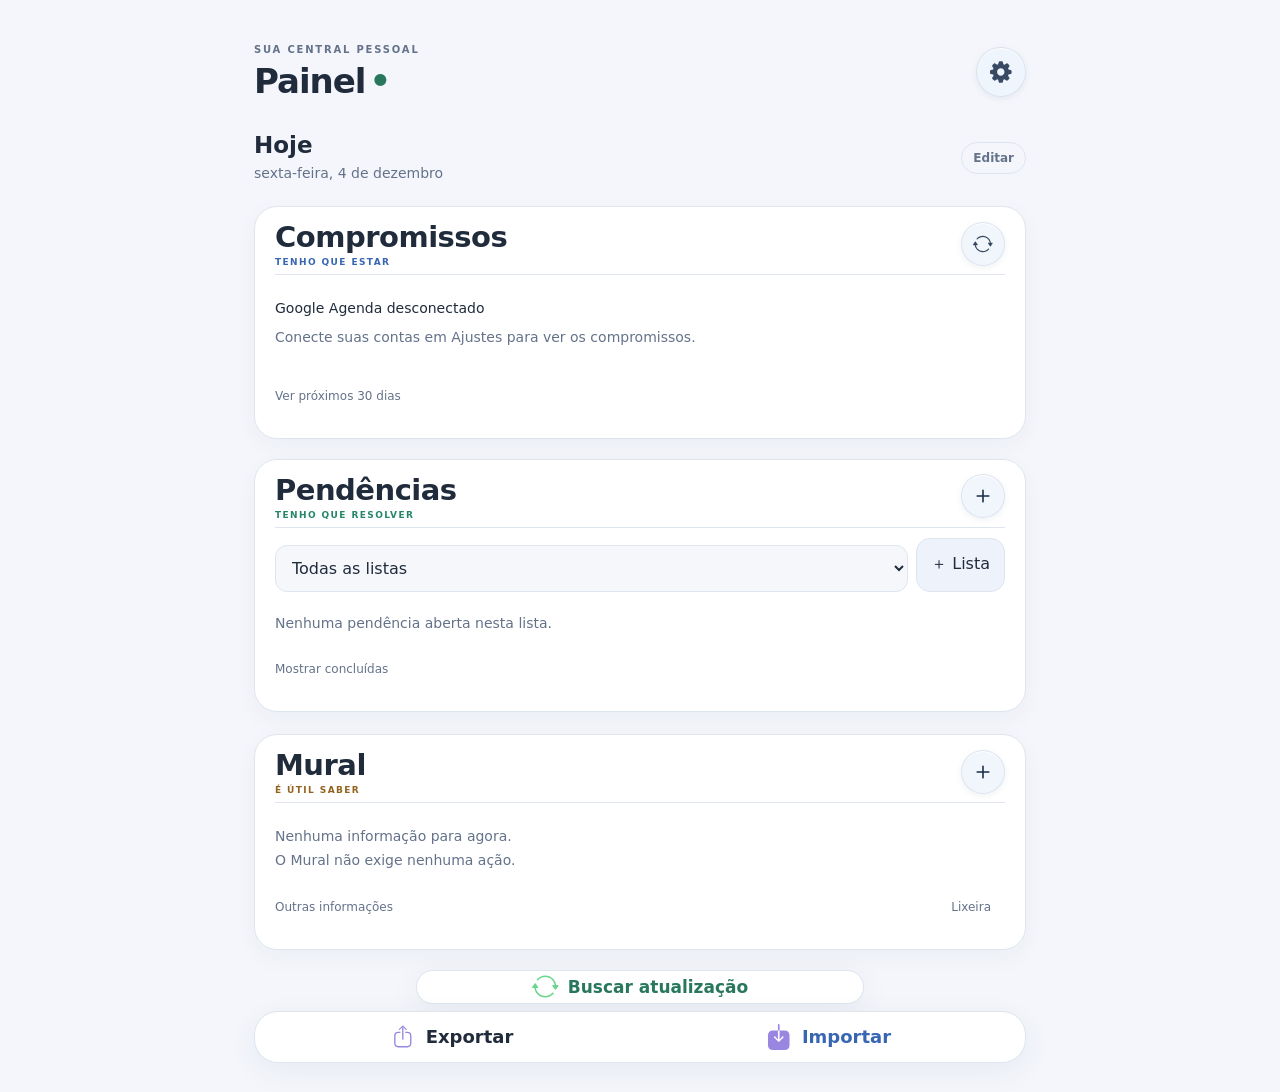
<file: index.html>
<!doctype html><html lang="pt-BR"><head><meta charset="utf-8"><meta name="viewport" content="width=device-width,initial-scale=1,viewport-fit=cover"><meta name="theme-color" content="#10131d"><meta name="apple-mobile-web-app-capable" content="yes"><link rel="manifest" href="manifest.webmanifest"><link rel="icon" href="icon.svg"><link rel="apple-touch-icon" href="icon-192.png"><link rel="stylesheet" href="style.css?v=1.1.15"><title>Painel</title><style>body.settings-open>header,body.settings-open>main{display:none!important}body.settings-open{overflow:visible!important}#config.settings-page{position:relative!important;z-index:1!important;inset:auto!important;min-height:100dvh!important;width:100%!important;overflow:visible!important;padding:calc(max(20px,env(safe-area-inset-top))) 24px max(36px,env(safe-area-inset-bottom))!important}#config .settings-page__content{width:100%!important;max-width:none!important;margin:0!important}@media(max-width:450px){#config.settings-page{padding-left:16px!important;padding-right:16px!important}}</style></head><body><header><div><small>SUA CENTRAL PESSOAL</small><h1>Painel<span>•</span></h1></div><button id="settings" class="icon-button" aria-label="Configurações"><svg xmlns="http://www.w3.org/2000/svg" xmlns:xlink="http://www.w3.org/1999/xlink" version="1.1" viewBox="0 0 21.3594 20.9609" width="24" height="24" aria-hidden="true"><g><rect height="20.9609" opacity="0" width="21.3594" x="0" y="0"/><path d="M9.53125 20.9609L11.4219 20.9609C11.9609 20.9609 12.3359 20.6484 12.4609 20.1094L12.9766 17.9297C13.3359 17.8047 13.6953 17.6641 14.0156 17.5156L15.9219 18.6953C16.375 18.9844 16.875 18.9375 17.2422 18.5625L18.5703 17.2422C18.9453 16.8672 19 16.3594 18.6953 15.8984L17.5234 14.0078C17.6719 13.6719 17.8125 13.3281 17.9219 12.9844L20.1172 12.4688C20.6562 12.3438 20.9531 11.9688 20.9531 11.4297L20.9531 9.5625C20.9531 9.03125 20.6562 8.66406 20.1172 8.53125L17.9375 8.00781C17.8125 7.63281 17.6641 7.28906 17.5391 6.98438L18.7109 5.0625C19 4.60156 18.9688 4.125 18.5859 3.74219L17.2422 2.41406C16.8594 2.0625 16.3984 1.98438 15.9453 2.27344L14.0156 3.46875C13.7031 3.3125 13.3516 3.17969 12.9766 3.05469L12.4609 0.851562C12.3359 0.3125 11.9609 0 11.4219 0L9.53125 0C8.99219 0 8.61719 0.3125 8.49219 0.851562L7.97656 3.03906C7.61719 3.16406 7.25781 3.29688 6.92969 3.46094L5.00781 2.27344C4.55469 1.98438 4.07812 2.04688 3.71094 2.41406L2.36719 3.74219C1.98438 4.125 1.95312 4.60156 2.24219 5.0625L3.41406 6.98438C3.28906 7.28906 3.14062 7.63281 3.01562 8.00781L0.835938 8.53125C0.304688 8.66406 0 9.03125 0 9.5625L0 11.4297C0 11.9688 0.304688 12.3438 0.835938 12.4688L3.03125 12.9844C3.14062 13.3281 3.28125 13.6719 3.42969 14.0078L2.25781 15.8984C1.95312 16.3594 2.00781 16.8672 2.38281 17.2422L3.71094 18.5625C4.07812 18.9375 4.57812 18.9844 5.03125 18.6953L6.9375 17.5156C7.26562 17.6641 7.61719 17.8047 7.97656 17.9297L8.49219 20.1094C8.61719 20.6484 8.99219 20.9609 9.53125 20.9609ZM10.4766 14.0625C8.5 14.0625 6.89062 12.4531 6.89062 10.4766C6.89062 8.5 8.5 6.89062 10.4766 6.89062C12.4531 6.89062 14.0625 8.5 14.0625 10.4766C14.0625 12.4531 12.4531 14.0625 10.4766 14.0625Z" fill="currentColor" fill-opacity="0.85"/></g></svg></button></header><main><div class="heading"><div><h2>Hoje</h2><p id="date"></p></div><div class="heading-actions"><span id="status" role="status">Neste dispositivo</span><button id="editlayout" class="layout-edit-button" type="button">Editar</button></div></div><section id="agenda-section" class="agenda"><div class="sectionhead"><div><small>TENHO QUE ESTAR</small><h2>Compromissos</h2></div><button id="refresh" class="icon-button" aria-label="Atualizar compromissos"><svg xmlns="http://www.w3.org/2000/svg" xmlns:xlink="http://www.w3.org/1999/xlink" version="1.1" viewBox="0 0 24.861 20.3672" width="24" height="24" aria-hidden="true"><g><rect height="20.3672" opacity="0" width="24.861" x="0" y="0"/><path d="M23.8133 8.76562L19.2664 8.76562C18.6336 8.76562 18.4539 9.20312 18.8133 9.70312L21.032 12.8672C21.3211 13.2891 21.7508 13.2969 22.0477 12.8672L24.2664 9.71094C24.6258 9.20312 24.4539 8.76562 23.8133 8.76562ZM12.2274 1.46094C17.0477 1.46094 20.9461 5.35938 20.9461 10.1797C20.9461 10.5703 21.2742 10.8984 21.6805 10.8984C22.0711 10.8984 22.3914 10.5781 22.3992 10.1875C22.3914 4.55469 17.8445 0 12.2274 0C9.23517 0 6.50079 1.30469 4.63361 3.41406C4.28204 3.79688 4.39923 4.29688 4.71954 4.52344C5.00079 4.73438 5.37579 4.74219 5.72736 4.36719C7.33673 2.5625 9.66486 1.46094 12.2274 1.46094ZM0.641418 11.5859L5.18829 11.5859C5.82111 11.5859 5.99298 11.1484 5.64142 10.6484L3.42267 7.48438C3.13361 7.07031 2.70392 7.0625 2.40704 7.48438L0.188293 10.6406C-0.178895 11.1484 0.000792585 11.5859 0.641418 11.5859ZM12.2274 18.8984C7.40704 18.8984 3.50861 15 3.50861 10.1797C3.50861 9.78125 3.18048 9.45312 2.77423 9.45312C2.38361 9.45312 2.06329 9.77344 2.05548 10.1719C2.06329 15.8047 6.61017 20.3516 12.2274 20.3516C15.2195 20.3516 17.9539 19.0469 19.8211 16.9453C20.1727 16.5547 20.0555 16.0625 19.7352 15.8281C19.4539 15.625 19.0789 15.6094 18.7274 15.9922C17.118 17.7891 14.7899 18.8984 12.2274 18.8984Z" fill="currentColor" fill-opacity="0.85"/></g></svg></button></div><div id="events"></div><p id="agendaage" class="hint"></p><button id="upcoming" class="textbutton">Ver próximos 30 dias</button></section><section id="tasks-section" class="tasks"><div class="sectionhead"><div><small>TENHO QUE RESOLVER</small><h2>Pendências</h2></div><button id="newtask" class="icon-button" aria-label="Nova pendência"><svg viewBox="0 0 24 24" aria-hidden="true"><path d="M12 5v14M5 12h14" fill="none" stroke="currentColor" stroke-width="1.9" stroke-linecap="round"/></svg></button></div><div class="listbar"><select id="listfilter" aria-label="Lista de pendências"></select><button id="newlist">＋ Lista</button></div><div id="tasks"></div><button id="completed" class="textbutton">Mostrar concluídas</button></section><section id="board-section" class="board"><div class="sectionhead"><div><small>É ÚTIL SABER</small><h2>Mural</h2></div><button id="newnote" class="icon-button" aria-label="Nova informação"><svg viewBox="0 0 24 24" aria-hidden="true"><path d="M12 5v14M5 12h14" fill="none" stroke="currentColor" stroke-width="1.9" stroke-linecap="round"/></svg></button></div><div id="notes"></div><div class="boardfooter"><button id="hidden" class="textbutton">Outras informações</button><button id="trash" class="textbutton">Lixeira</button></div></section><section class="home-utilities" aria-label="Dados e atualização">
<button id="homeforceupdate" type="button"><svg class="home-utility-icon" viewBox="0 0 24.861 20.3672" width="24" height="24" aria-hidden="true">
<g>
<rect height="20.3672" opacity="0" width="24.861" x="0" y="0"/>
<path d="M23.8133 8.76562L19.2664 8.76562C18.6336 8.76562 18.4539 9.20312 18.8133 9.70312L21.032 12.8672C21.3211 13.2891 21.7508 13.2969 22.0477 12.8672L24.2664 9.71094C24.6258 9.20312 24.4539 8.76562 23.8133 8.76562ZM12.2274 1.46094C17.0477 1.46094 20.9461 5.35938 20.9461 10.1797C20.9461 10.5703 21.2742 10.8984 21.6805 10.8984C22.0711 10.8984 22.3914 10.5781 22.3992 10.1875C22.3914 4.55469 17.8445 0 12.2274 0C9.23517 0 6.50079 1.30469 4.63361 3.41406C4.28204 3.79688 4.39923 4.29688 4.71954 4.52344C5.00079 4.73438 5.37579 4.74219 5.72736 4.36719C7.33673 2.5625 9.66486 1.46094 12.2274 1.46094ZM0.641418 11.5859L5.18829 11.5859C5.82111 11.5859 5.99298 11.1484 5.64142 10.6484L3.42267 7.48438C3.13361 7.07031 2.70392 7.0625 2.40704 7.48438L0.188293 10.6406C-0.178895 11.1484 0.000792585 11.5859 0.641418 11.5859ZM12.2274 18.8984C7.40704 18.8984 3.50861 15 3.50861 10.1797C3.50861 9.78125 3.18048 9.45312 2.77423 9.45312C2.38361 9.45312 2.06329 9.77344 2.05548 10.1719C2.06329 15.8047 6.61017 20.3516 12.2274 20.3516C15.2195 20.3516 17.9539 19.0469 19.8211 16.9453C20.1727 16.5547 20.0555 16.0625 19.7352 15.8281C19.4539 15.625 19.0789 15.6094 18.7274 15.9922C17.118 17.7891 14.7899 18.8984 12.2274 18.8984Z" fill="currentColor" fill-opacity="0.85"/>
</g>
</svg><span>Buscar atualização</span></button>
<div class="home-backup-group">
<button id="homeexport" type="button"><svg class="home-utility-icon" viewBox="0 0 18.0781 26.6016" aria-hidden="true"><path d="M6.39062 9.30469L4.15625 9.30469C2.38281 9.30469 1.38281 10.2969 1.38281 12.0703L1.38281 19.7891C1.38281 21.5703 2.38281 22.5703 4.15625 22.5703L13.5078 22.5703C15.2891 22.5703 16.2891 21.5703 16.2891 19.7891L16.2891 12.0703C16.2891 10.2969 15.2891 9.30469 13.5078 9.30469L11.2812 9.30469L11.2812 7.91406L13.5078 7.91406C16.1875 7.91406 17.6719 9.40625 17.6719 12.0781L17.6719 19.7891C17.6719 22.4609 16.1875 23.9531 13.5078 23.9531L4.16406 23.9531C1.48438 23.9531 0 22.4609 0 19.7891L0 12.0781C0 9.40625 1.48438 7.91406 4.16406 7.91406L6.39062 7.91406Z" fill="currentColor" fill-opacity="0.85"/><path d="M9.46254 3.49778L9.52344 4.99219L9.52344 15.4766C9.52344 15.8438 9.20312 16.1484 8.83594 16.1484C8.46875 16.1484 8.14844 15.8438 8.14844 15.4766L8.14844 4.99219L8.20934 3.49778L8.83594 2.83594Z" fill="currentColor" fill-opacity="0.85"/><path d="M5.40625 6.14844C5.57031 6.14844 5.75781 6.07812 5.88281 5.9375L7.58594 4.15625L8.83594 2.83594L10.0859 4.15625L11.7812 5.9375C11.9062 6.07812 12.0859 6.14844 12.25 6.14844C12.6094 6.14844 12.8828 5.89062 12.8828 5.53906C12.8828 5.35938 12.8047 5.21875 12.6797 5.08594L9.33594 1.83594C9.16406 1.66406 9.00781 1.60938 8.83594 1.60938C8.66406 1.60938 8.50781 1.66406 8.33594 1.83594L4.99219 5.08594C4.85938 5.21875 4.78906 5.35938 4.78906 5.53906C4.78906 5.89062 5.04688 6.14844 5.40625 6.14844Z" fill="currentColor" fill-opacity="0.85"/></svg><span>Exportar</span></button>
<button id="homeimport" type="button"><svg class="home-utility-icon" viewBox="0 0 18.0781 21.3047" width="24" height="24" aria-hidden="true">
<g>
<rect height="21.3047" opacity="0" width="18.0781" x="0" y="0"/>
<path d="M4.16406 21.3047L13.5078 21.3047C16.1875 21.3047 17.6719 19.8125 17.6719 17.1406L17.6719 9.42969C17.6719 6.75781 16.1875 5.26562 13.5078 5.26562L4.16406 5.26562C1.48438 5.26562 0 6.75781 0 9.42969L0 17.1406C0 19.8125 1.48438 21.3047 4.16406 21.3047ZM8.84375 0.101562C9.21094 0.101562 9.52344 0.40625 9.52344 0.773438L9.52344 11.2578L9.47656 12.7344L10.0859 12.0938L11.7891 10.3125C11.9141 10.1719 12.0938 10.1016 12.2578 10.1016C12.6094 10.1016 12.8828 10.3594 12.8828 10.7109C12.8828 10.8984 12.8125 11.0312 12.6797 11.1641L9.33594 14.4219C9.16406 14.5859 9.01562 14.6484 8.84375 14.6484C8.66406 14.6484 8.51562 14.5859 8.34375 14.4219L5 11.1641C4.86719 11.0312 4.78906 10.8984 4.78906 10.7109C4.78906 10.3594 5.05469 10.1016 5.41406 10.1016C5.57812 10.1016 5.76562 10.1719 5.89062 10.3125L7.58594 12.0938L8.21094 12.7422L8.15625 11.2578L8.15625 0.773438C8.15625 0.40625 8.46875 0.101562 8.84375 0.101562Z" fill="currentColor" fill-opacity="0.85"/>
</g>
</svg><span>Importar</span></button>
</div>
</section></main><dialog id="editor"><form id="form"><div class="dialoghead"><h2 id="formtitle"></h2><button type="button" data-close class="dialog-close" aria-label="Fechar"><svg xmlns="http://www.w3.org/2000/svg" xmlns:xlink="http://www.w3.org/1999/xlink" version="1.1" viewBox="0 0 20.7578 20.3672" width="24" height="24" aria-hidden="true"><g><rect height="20.3672" opacity="0" width="20.7578" x="0" y="0"/><path d="M10.1719 20.3516C15.7891 20.3516 20.3516 15.7969 20.3516 10.1797C20.3516 4.5625 15.7891 0 10.1719 0C4.55469 0 0 4.5625 0 10.1797C0 15.7969 4.55469 20.3516 10.1719 20.3516ZM10.1719 18.8984C5.35156 18.8984 1.45312 15 1.45312 10.1797C1.45312 5.35938 5.35156 1.46094 10.1719 1.46094C14.9922 1.46094 18.8906 5.35938 18.8906 10.1797C18.8906 15 14.9922 18.8984 10.1719 18.8984Z" fill="currentColor" fill-opacity="0.85"/><path d="M7.1875 14.1562L14.1406 7.19531C14.2812 7.0625 14.3594 6.89062 14.3594 6.70312C14.3594 6.3125 14.0469 6.01562 13.6562 6.01562C13.4688 6.01562 13.3047 6.08594 13.1719 6.22656L6.19531 13.1797C6.05469 13.3203 5.98438 13.4766 5.98438 13.6797C5.98438 14.0625 6.28906 14.375 6.67969 14.375C6.88281 14.375 7.04688 14.2969 7.1875 14.1562ZM13.1562 14.1562C13.2891 14.2969 13.4531 14.375 13.6562 14.375C14.0469 14.375 14.3594 14.0625 14.3594 13.6797C14.3594 13.4766 14.2812 13.3203 14.1406 13.1797L7.17188 6.22656C7.03125 6.08594 6.875 6.01562 6.67969 6.01562C6.28906 6.01562 5.98438 6.3125 5.98438 6.70312C5.98438 6.89062 6.05469 7.0625 6.19531 7.19531Z" fill="currentColor" fill-opacity="0.85"/></g></svg></button></div><input type="hidden" name="id"><input type="hidden" name="kind"><label>Título<input name="title" required maxlength="200" placeholder="O que você quer guardar?"></label><label>Descrição opcional<textarea name="description" rows="2" maxlength="4000"></textarea></label><div id="taskfields"><label>Lista<select name="listId"></select></label><label>Prazo real <span>— opcional</span><input name="dueDate" type="date"></label><label>Horário do prazo <span>— opcional</span><input name="dueTime" type="time"></label><label>Avisos prévios (minutos antes, separados por vírgula)<input name="before" placeholder="Ex.: 30, 120"></label><p class="hint">Sem prazo, continua aberta até você resolver. Sem horário, o prazo é apenas uma data.</p></div><div id="notefields"><label>Período<select name="preset"><option value="today">Hoje</option><option value="tomorrow">Até amanhã</option><option value="week">Esta semana</option><option value="custom">Intervalo personalizado</option><option value="permanent">Permanente</option></select></label><div id="range"><label>Início<input name="starts" type="datetime-local"></label><label>Fim<input name="ends" type="datetime-local"></label></div><label class="inline"><input name="highlight" type="checkbox"> Destaque visual</label><label>Repetir<select name="repeat"><option value="none">Não repetir</option><option value="daily">Todos os dias</option><option value="weekly">Dias da semana</option><option value="monthly">Todos os meses</option></select></label><div id="monthday" hidden><label>Dia do mês<input name="monthDay" type="number" min="1" max="31" inputmode="numeric"></label></div><div id="weekdays" class="days"></div><div class="time-settings">
<div class="time-settings__title">Horários de aviso <span>— opcionais</span></div>

<div class="time-presets">
<button type="button" data-time-preset="08:00">Manhã</button>
<button type="button" data-time-preset="12:00">Meio-dia</button>
<button type="button" data-time-preset="15:00">Tarde</button>
<button type="button" data-time-preset="20:00">Noite</button>
</div>

<div id="timeList" class="time-list"></div>

<button id="addTime" class="time-add" type="button">+ Adicionar horário</button>

<input id="timesValue" name="times" type="hidden">
</div><p class="hint">São oportunidades de ver esta informação. Ignorar não cria obrigação.</p></div><button id="deletetask" type="button" hidden>Descartar pendência</button><p id="formerror" role="alert"></p><button class="primary" type="submit">Salvar</button></form></dialog><section id="config" class="settings-page" hidden aria-hidden="true"><div class="settings-page__content"><div class="settings-page__topbar"><button id="settingsback" class="glass-back" type="button" aria-label="Voltar à tela inicial"><svg viewBox="0 0 12.5938 17.0547" width="13" height="17" aria-hidden="true"><path d="M0 8.52344C0 8.74219 0.0859375 8.92969 0.25 9.09375L8.28125 16.8203C8.42969 16.9609 8.61719 17.0469 8.83594 17.0469C9.27344 17.0469 9.61719 16.7109 9.61719 16.2656C9.61719 16.0469 9.53125 15.8594 9.39062 15.7188L1.90625 8.52344L9.39062 1.32031C9.53125 1.17969 9.61719 0.984375 9.61719 0.773438C9.61719 0.328125 9.27344 0 8.83594 0C8.61719 0 8.42969 0.078125 8.28125 0.226562L0.25 7.95312C0.0859375 8.10938 0 8.29688 0 8.52344Z" fill="currentColor" fill-opacity=".85"/></svg></button><h1>Ajustes</h1></div><h2 class="settings-section-title">Aparência</h2><article class="settings-card settings-card--theme"><div class="settings-row__intro"><span class="settings-icon is-blue"><svg viewBox="0 0 24 24" aria-hidden="true"><path d="M12 3.5a8.5 8.5 0 1 0 0 17h1.1a1.8 1.8 0 0 0 1.7-2.4l-.15-.45a1.8 1.8 0 0 1 1.7-2.4H18A4.5 4.5 0 0 0 18 6.5 8.4 8.4 0 0 0 12 3.5Z" fill="none" stroke="currentColor" stroke-width="1.8"/><circle cx="7.7" cy="11.2" r="1" fill="currentColor"/><circle cx="11.4" cy="7.8" r="1" fill="currentColor"/><circle cx="15.6" cy="9.6" r="1" fill="currentColor"/></svg></span><div><h3>Tema</h3></div></div><div id="themePicker" class="theme-picker" role="radiogroup" aria-label="Tema"><div class="theme-picker__bubble" aria-hidden="true"></div><button type="button" class="theme-option" role="radio" aria-label="Claro" data-theme-choice="light"><svg viewBox="0 0 20.7578 20.3672" aria-hidden="true"><path d="M10.1719 20.3516C15.7891 20.3516 20.3516 15.7969 20.3516 10.1797C20.3516 4.5625 15.7891 0 10.1719 0C4.55469 0 0 4.5625 0 10.1797C0 15.7969 4.55469 20.3516 10.1719 20.3516ZM10.1719 18.8984C5.35156 18.8984 1.45312 15 1.45312 10.1797C1.45312 5.35938 5.35156 1.46094 10.1719 1.46094C14.9922 1.46094 18.8906 5.35938 18.8906 10.1797C18.8906 15 14.9922 18.8984 10.1719 18.8984Z" fill="currentColor" fill-opacity="0.85"/></svg><span>Claro</span></button><button type="button" class="theme-option" role="radio" aria-label="Sistema" data-theme-choice="system"><svg viewBox="0 0 20.7578 20.3672" aria-hidden="true"><path d="M10.1719 18.9453C12.4766 18.9453 14.5469 17.0703 14.5469 14.5625C14.5469 12.6094 12.8672 10.9297 10.1719 10.1797C7.47656 9.41406 5.78125 7.71875 5.78125 5.78906C5.78125 3.375 7.73438 1.40625 10.1719 1.40625C5.32812 1.40625 1.40625 5.32812 1.40625 10.1797C1.40625 15.0234 5.32812 18.9453 10.1719 18.9453ZM10.1719 20.3516C15.7891 20.3516 20.3516 15.7969 20.3516 10.1797C20.3516 4.5625 15.7891 0 10.1719 0C4.55469 0 0 4.5625 0 10.1797C0 15.7969 4.55469 20.3516 10.1719 20.3516ZM10.1719 18.8984C5.35156 18.8984 1.45312 15 1.45312 10.1797C1.45312 5.35938 5.35156 1.46094 10.1719 1.46094C14.9922 1.46094 18.8906 5.35938 18.8906 10.1797C18.8906 15 14.9922 18.8984 10.1719 18.8984Z" fill="currentColor" fill-opacity="0.85"/></svg><span>Sistema</span></button><button type="button" class="theme-option" role="radio" aria-label="Escuro" data-theme-choice="dark"><svg viewBox="0 0 20.7578 20.3672" width="24" height="24" aria-hidden="true">
<g>
<rect height="20.3672" opacity="0" width="20.7578" x="0" y="0"/>
<path d="M10.1719 20.3516C15.7812 20.3516 20.3516 15.7812 20.3516 10.1797C20.3516 4.57031 15.7812 0 10.1719 0C4.57031 0 0 4.57031 0 10.1797C0 15.7812 4.57031 20.3516 10.1719 20.3516Z" fill="currentColor" fill-opacity="0.85"/>
</g>
</svg><span>Escuro</span></button></div></article>
<h2 class="settings-section-title settings-update-title">Atualizar aplicativo</h2><article class="settings-card settings-card--update">
<div class="update-content">
<button id="forceupdate" class="update-now" type="button"><svg viewBox="0 0 24.861 20.3672" width="24" height="24" aria-hidden="true">
<g>
<rect height="20.3672" opacity="0" width="24.861" x="0" y="0"/>
<path d="M23.8133 8.76562L19.2664 8.76562C18.6336 8.76562 18.4539 9.20312 18.8133 9.70312L21.032 12.8672C21.3211 13.2891 21.7508 13.2969 22.0477 12.8672L24.2664 9.71094C24.6258 9.20312 24.4539 8.76562 23.8133 8.76562ZM12.2274 1.46094C17.0477 1.46094 20.9461 5.35938 20.9461 10.1797C20.9461 10.5703 21.2742 10.8984 21.6805 10.8984C22.0711 10.8984 22.3914 10.5781 22.3992 10.1875C22.3914 4.55469 17.8445 0 12.2274 0C9.23517 0 6.50079 1.30469 4.63361 3.41406C4.28204 3.79688 4.39923 4.29688 4.71954 4.52344C5.00079 4.73438 5.37579 4.74219 5.72736 4.36719C7.33673 2.5625 9.66486 1.46094 12.2274 1.46094ZM0.641418 11.5859L5.18829 11.5859C5.82111 11.5859 5.99298 11.1484 5.64142 10.6484L3.42267 7.48438C3.13361 7.07031 2.70392 7.0625 2.40704 7.48438L0.188293 10.6406C-0.178895 11.1484 0.000792585 11.5859 0.641418 11.5859ZM12.2274 18.8984C7.40704 18.8984 3.50861 15 3.50861 10.1797C3.50861 9.78125 3.18048 9.45312 2.77423 9.45312C2.38361 9.45312 2.06329 9.77344 2.05548 10.1719C2.06329 15.8047 6.61017 20.3516 12.2274 20.3516C15.2195 20.3516 17.9539 19.0469 19.8211 16.9453C20.1727 16.5547 20.0555 16.0625 19.7352 15.8281C19.4539 15.625 19.0789 15.6094 18.7274 15.9922C17.118 17.7891 14.7899 18.8984 12.2274 18.8984Z" fill="currentColor" fill-opacity="0.85"/>
</g>
</svg><span>Buscar agora</span></button>
<p class="update-description">Busca a versão mais recente sem apagar seus dados.</p>
</div>
</article><article class="settings-card settings-card--group"><button id="export" class="settings-row" type="button"><span class="settings-icon is-purple"><svg viewBox="0 0 18.0781 26.6016" aria-hidden="true"><path d="M6.39062 9.30469L4.15625 9.30469C2.38281 9.30469 1.38281 10.2969 1.38281 12.0703L1.38281 19.7891C1.38281 21.5703 2.38281 22.5703 4.15625 22.5703L13.5078 22.5703C15.2891 22.5703 16.2891 21.5703 16.2891 19.7891L16.2891 12.0703C16.2891 10.2969 15.2891 9.30469 13.5078 9.30469L11.2812 9.30469L11.2812 7.91406L13.5078 7.91406C16.1875 7.91406 17.6719 9.40625 17.6719 12.0781L17.6719 19.7891C17.6719 22.4609 16.1875 23.9531 13.5078 23.9531L4.16406 23.9531C1.48438 23.9531 0 22.4609 0 19.7891L0 12.0781C0 9.40625 1.48438 7.91406 4.16406 7.91406L6.39062 7.91406Z" fill="currentColor" fill-opacity="0.85"/><path d="M9.46254 3.49778L9.52344 4.99219L9.52344 15.4766C9.52344 15.8438 9.20312 16.1484 8.83594 16.1484C8.46875 16.1484 8.14844 15.8438 8.14844 15.4766L8.14844 4.99219L8.20934 3.49778L8.83594 2.83594Z" fill="currentColor" fill-opacity="0.85"/><path d="M5.40625 6.14844C5.57031 6.14844 5.75781 6.07812 5.88281 5.9375L7.58594 4.15625L8.83594 2.83594L10.0859 4.15625L11.7812 5.9375C11.9062 6.07812 12.0859 6.14844 12.25 6.14844C12.6094 6.14844 12.8828 5.89062 12.8828 5.53906C12.8828 5.35938 12.8047 5.21875 12.6797 5.08594L9.33594 1.83594C9.16406 1.66406 9.00781 1.60938 8.83594 1.60938C8.66406 1.60938 8.50781 1.66406 8.33594 1.83594L4.99219 5.08594C4.85938 5.21875 4.78906 5.35938 4.78906 5.53906C4.78906 5.89062 5.04688 6.14844 5.40625 6.14844Z" fill="currentColor" fill-opacity="0.85"/></svg></span><span class="settings-row__body"><strong>Exportar dados</strong><small>Cria um backup JSON dos seus dados</small></span><span class="settings-chevron">›</span></button><label class="settings-row settings-row--label"><span class="settings-icon is-purple"><svg viewBox="0 0 18.0781 21.3047" width="24" height="24" aria-hidden="true">
<g>
<rect height="21.3047" opacity="0" width="18.0781" x="0" y="0"/>
<path d="M4.16406 21.3047L13.5078 21.3047C16.1875 21.3047 17.6719 19.8125 17.6719 17.1406L17.6719 9.42969C17.6719 6.75781 16.1875 5.26562 13.5078 5.26562L4.16406 5.26562C1.48438 5.26562 0 6.75781 0 9.42969L0 17.1406C0 19.8125 1.48438 21.3047 4.16406 21.3047ZM8.84375 0.101562C9.21094 0.101562 9.52344 0.40625 9.52344 0.773438L9.52344 11.2578L9.47656 12.7344L10.0859 12.0938L11.7891 10.3125C11.9141 10.1719 12.0938 10.1016 12.2578 10.1016C12.6094 10.1016 12.8828 10.3594 12.8828 10.7109C12.8828 10.8984 12.8125 11.0312 12.6797 11.1641L9.33594 14.4219C9.16406 14.5859 9.01562 14.6484 8.84375 14.6484C8.66406 14.6484 8.51562 14.5859 8.34375 14.4219L5 11.1641C4.86719 11.0312 4.78906 10.8984 4.78906 10.7109C4.78906 10.3594 5.05469 10.1016 5.41406 10.1016C5.57812 10.1016 5.76562 10.1719 5.89062 10.3125L7.58594 12.0938L8.21094 12.7422L8.15625 11.2578L8.15625 0.773438C8.15625 0.40625 8.46875 0.101562 8.84375 0.101562Z" fill="currentColor" fill-opacity="0.85"/>
</g>
</svg></span><span class="settings-row__body"><strong>Importar dados</strong><small>Restaura um backup do Painel</small></span><span class="settings-chevron">›</span><input id="import" type="file" accept="application/json,.json"></label></article>
<h2 class="settings-section-title">Dados fictícios</h2><article class="settings-card settings-card--demo"><div class="settings-row__intro"><span class="settings-icon is-pink"><svg viewBox="0 0 24 24" aria-hidden="true"><path d="m12 3 1.25 4.75L18 9l-4.75 1.25L12 15l-1.25-4.75L6 9l4.75-1.25L12 3Zm6.2 11.5.7 2.7 2.7.7-2.7.7-.7 2.7-.7-2.7-2.7-.7 2.7-.7.7-2.7Z" fill="currentColor"/></svg></span><div><h3>Exemplos visuais</h3><p>Não geram notificações, não são sincronizados nem alteram seus dados reais.</p></div></div><div class="settings-demo-actions"><button id="adddemo" type="button">Adicionar exemplos</button><button id="removedemo" type="button">Remover exemplos</button></div></article><h2 class="settings-section-title">Sincronização</h2><article class="settings-card"><div class="settings-row__intro"><span class="settings-icon is-cyan"><svg viewBox="0 0 24 24" aria-hidden="true"><path d="M7.5 18.5h9a4 4 0 0 0 .7-7.94A5.65 5.65 0 0 0 6.4 9.5 4.5 4.5 0 0 0 7.5 18.5Z" fill="none" stroke="currentColor" stroke-width="1.9" stroke-linejoin="round"/><path d="M12 9v6m0-6-2.3 2.3M12 9l2.3 2.3" fill="none" stroke="currentColor" stroke-width="1.9" stroke-linecap="round" stroke-linejoin="round"/></svg></span><div><h3>Conta e dados</h3><p id="connection">Não configurado: dados apenas neste dispositivo.</p></div></div><div class="settings-fields"><label>URL do projeto Supabase<input id="server" type="url" placeholder="https://seu-projeto.supabase.co"></label><label>E-mail<input id="email" type="email" autocomplete="email"></label><label>Senha<input id="password" type="password" autocomplete="current-password"></label><button id="login" class="primary">Entrar</button><button id="logout" class="secondary-action">Sair</button></div></article><article class="settings-card settings-card--group"><button id="connectgoogle" class="settings-row" type="button"><span class="settings-icon is-blue"><svg viewBox="0 0 24 24" aria-hidden="true"><rect x="4" y="5.5" width="16" height="14" rx="3" fill="none" stroke="currentColor" stroke-width="1.9"/><path d="M8 3.8v3.4M16 3.8v3.4M4 10h16" fill="none" stroke="currentColor" stroke-width="1.9" stroke-linecap="round"/></svg></span><span class="settings-row__body"><strong>Google Agenda</strong><small id="googleaccounts">Nenhuma conta conectada.</small></span><span class="settings-chevron">›</span></button><button id="push" class="settings-row" type="button"><span class="settings-icon is-gold"><svg viewBox="0 0 35.8047 20.6172" aria-hidden="true">
<path d="M3.71094 17.0781C3.97656 16.7656 3.89062 16.3594 3.58594 16.0156C2.19531 14.5 1.39844 12.5078 1.39844 10.3047C1.39844 8.09375 2.19531 6.10156 3.58594 4.58594C3.89062 4.24219 3.97656 3.83594 3.71094 3.53125C3.42969 3.21094 2.95312 3.21094 2.625 3.57031C0.953125 5.35156 0 7.71875 0 10.3047C0 12.8828 0.953125 15.2578 2.625 17.0312C2.95312 17.3906 3.42969 17.3984 3.71094 17.0781ZM31.6953 17.0781C31.9688 17.3984 32.4531 17.3906 32.7812 17.0312C34.4453 15.2578 35.3984 12.8828 35.3984 10.3047C35.3984 7.71875 34.4453 5.35156 32.7812 3.57031C32.4531 3.21094 31.9688 3.21094 31.6953 3.53125C31.4219 3.83594 31.5078 4.24219 31.8125 4.58594C33.2109 6.10156 34 8.09375 34 10.3047C34 12.5078 33.2109 14.5 31.8125 16.0156C31.5078 16.3594 31.4219 16.7656 31.6953 17.0781Z" fill="currentColor" fill-opacity="0.85"/>
<path d="M6.5 14.2344C6.77344 13.9219 6.65625 13.5312 6.38281 13.1719C5.71875 12.4141 5.39844 11.3984 5.39844 10.3047C5.39844 9.21094 5.71875 8.1875 6.38281 7.42969C6.65625 7.07031 6.77344 6.67969 6.5 6.375C6.21094 6.05469 5.70312 6.04688 5.39844 6.42969C4.50781 7.48438 4 8.84375 4 10.3047C4 11.7656 4.50781 13.1172 5.39844 14.1719C5.70312 14.5547 6.21094 14.5547 6.5 14.2344ZM28.9062 14.2344C29.1875 14.5547 29.7031 14.5547 30.0078 14.1719C30.8906 13.1172 31.4062 11.7656 31.4062 10.3047C31.4062 8.84375 30.8906 7.48438 30.0078 6.42969C29.7031 6.04688 29.1875 6.05469 28.9062 6.375C28.6328 6.67969 28.7422 7.07031 29.0156 7.42969C29.6797 8.1875 30 9.21094 30 10.3047C30 11.3984 29.6797 12.4141 29.0156 13.1719C28.7422 13.5312 28.6328 13.9219 28.9062 14.2344Z" fill="currentColor" fill-opacity="0.85"/>
<path d="M8.28125 16.0234C8.28125 16.6641 8.77344 17.0938 9.57812 17.0938L14.1562 17.0938C14.2344 19 15.6719 20.6016 17.7031 20.6016C19.7266 20.6016 21.1719 19.0078 21.2422 17.0938L25.8203 17.0938C26.6328 17.0938 27.125 16.6641 27.125 16.0234C27.125 15.0156 26.125 14.1172 25.2734 13.2266C24.5078 12.4062 24.3906 10.7344 24.2578 9.30469C24.1172 5.66406 23.1016 3.22656 20.4922 2.34375C20.1875 1.00781 19.1328 0 17.7031 0C16.2656 0 15.2109 1.00781 14.9062 2.34375C12.2969 3.22656 11.2812 5.66406 11.1484 9.30469C11.0156 10.7344 10.8984 12.4062 10.1328 13.2266C9.27344 14.1172 8.28125 15.0156 8.28125 16.0234ZM9.9375 15.7891L9.9375 15.6719C10.0859 15.3047 10.7344 14.6406 11.2891 14.0234C12.1328 13.1016 12.3672 11.4922 12.5156 9.42969C12.6719 5.44531 13.8828 4.01562 15.625 3.53906C15.9062 3.46875 16.0625 3.33594 16.0781 3.07031C16.1406 2.02344 16.7422 1.27344 17.7031 1.27344C18.6641 1.27344 19.2656 2.02344 19.3203 3.07031C19.3438 3.33594 19.5 3.46875 19.7734 3.53906C21.5234 4.01562 22.7344 5.44531 22.8828 9.42969C23.0312 11.4922 23.2656 13.1016 24.1094 14.0234C24.6641 14.6406 25.3203 15.3047 25.4609 15.6719L25.4609 15.7891ZM15.5 17.0938L19.8984 17.0938C19.8203 18.4922 18.9297 19.3906 17.7031 19.3906C16.4688 19.3906 15.5781 18.4922 15.5 17.0938Z" fill="currentColor" fill-opacity="0.85"/>
</svg></span><span class="settings-row__body"><strong>Notificações</strong><small>Avisos neste dispositivo</small></span><span class="settings-chevron">›</span></button><button id="disablepush" class="settings-row settings-row--subtle" type="button"><span class="settings-row__spacer"></span><span class="settings-row__body"><strong>Desativar notificações</strong><small>Remove os avisos deste dispositivo</small></span><span class="settings-chevron">›</span></button></article>
<p id="configmessage" role="status" class="settings-message"></p></div></section><dialog id="collection"><div class="dialoghead"><h2 id="collectiontitle"></h2><button data-close class="dialog-close" aria-label="Fechar"><svg xmlns="http://www.w3.org/2000/svg" xmlns:xlink="http://www.w3.org/1999/xlink" version="1.1" viewBox="0 0 20.7578 20.3672" width="24" height="24" aria-hidden="true"><g><rect height="20.3672" opacity="0" width="20.7578" x="0" y="0"/><path d="M10.1719 20.3516C15.7891 20.3516 20.3516 15.7969 20.3516 10.1797C20.3516 4.5625 15.7891 0 10.1719 0C4.55469 0 0 4.5625 0 10.1797C0 15.7969 4.55469 20.3516 10.1719 20.3516ZM10.1719 18.8984C5.35156 18.8984 1.45312 15 1.45312 10.1797C1.45312 5.35938 5.35156 1.46094 10.1719 1.46094C14.9922 1.46094 18.8906 5.35938 18.8906 10.1797C18.8906 15 14.9922 18.8984 10.1719 18.8984Z" fill="currentColor" fill-opacity="0.85"/><path d="M7.1875 14.1562L14.1406 7.19531C14.2812 7.0625 14.3594 6.89062 14.3594 6.70312C14.3594 6.3125 14.0469 6.01562 13.6562 6.01562C13.4688 6.01562 13.3047 6.08594 13.1719 6.22656L6.19531 13.1797C6.05469 13.3203 5.98438 13.4766 5.98438 13.6797C5.98438 14.0625 6.28906 14.375 6.67969 14.375C6.88281 14.375 7.04688 14.2969 7.1875 14.1562ZM13.1562 14.1562C13.2891 14.2969 13.4531 14.375 13.6562 14.375C14.0469 14.375 14.3594 14.0625 14.3594 13.6797C14.3594 13.4766 14.2812 13.3203 14.1406 13.1797L7.17188 6.22656C7.03125 6.08594 6.875 6.01562 6.67969 6.01562C6.28906 6.01562 5.98438 6.3125 5.98438 6.70312C5.98438 6.89062 6.05469 7.0625 6.19531 7.19531Z" fill="currentColor" fill-opacity="0.85"/></g></svg></button></div><div id="collectionitems"></div></dialog><div id="toast" role="status"></div><script type="module" src="app.js?v=1.1.16"></script></body></html>
</file>
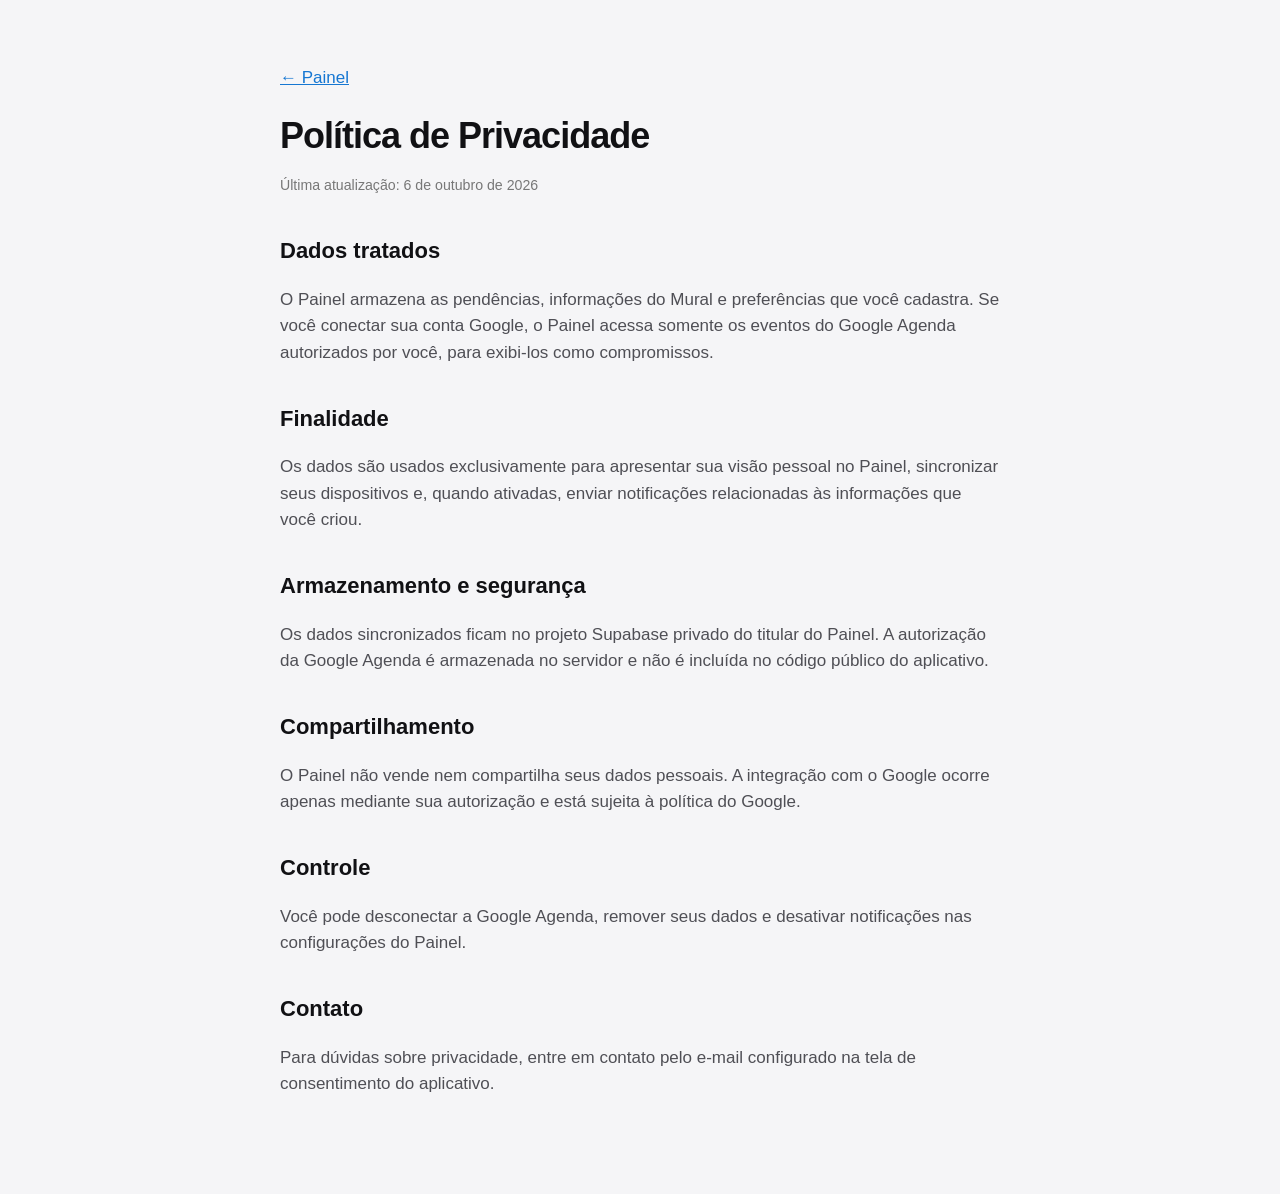
<file: privacidade.html>
<!doctype html>
<html lang="pt-BR">
<meta charset="utf-8">
<meta name="viewport" content="width=device-width,initial-scale=1">
<title>Política de Privacidade — Painel</title>
<style>body{margin:0;background:#f5f5f7;color:#111114;font:17px/1.55 -apple-system,BlinkMacSystemFont,"SF Pro Text",sans-serif}main{max-width:720px;margin:auto;padding:48px 24px 80px}h1{font-size:36px;letter-spacing:-1px;margin:0 0 8px}h2{margin-top:36px;font-size:22px}p,li{color:#4f4f55}a{color:#1677d2}small{color:#777} </style>
<main>
  <p><a href="./">← Painel</a></p>
  <h1>Política de Privacidade</h1>
  <small>Última atualização: 6 de outubro de 2026</small>
  <h2>Dados tratados</h2>
  <p>O Painel armazena as pendências, informações do Mural e preferências que você cadastra. Se você conectar sua conta Google, o Painel acessa somente os eventos do Google Agenda autorizados por você, para exibi-los como compromissos.</p>
  <h2>Finalidade</h2>
  <p>Os dados são usados exclusivamente para apresentar sua visão pessoal no Painel, sincronizar seus dispositivos e, quando ativadas, enviar notificações relacionadas às informações que você criou.</p>
  <h2>Armazenamento e segurança</h2>
  <p>Os dados sincronizados ficam no projeto Supabase privado do titular do Painel. A autorização da Google Agenda é armazenada no servidor e não é incluída no código público do aplicativo.</p>
  <h2>Compartilhamento</h2>
  <p>O Painel não vende nem compartilha seus dados pessoais. A integração com o Google ocorre apenas mediante sua autorização e está sujeita à política do Google.</p>
  <h2>Controle</h2>
  <p>Você pode desconectar a Google Agenda, remover seus dados e desativar notificações nas configurações do Painel.</p>
  <h2>Contato</h2>
  <p>Para dúvidas sobre privacidade, entre em contato pelo e-mail configurado na tela de consentimento do aplicativo.</p>
</main>
</file>
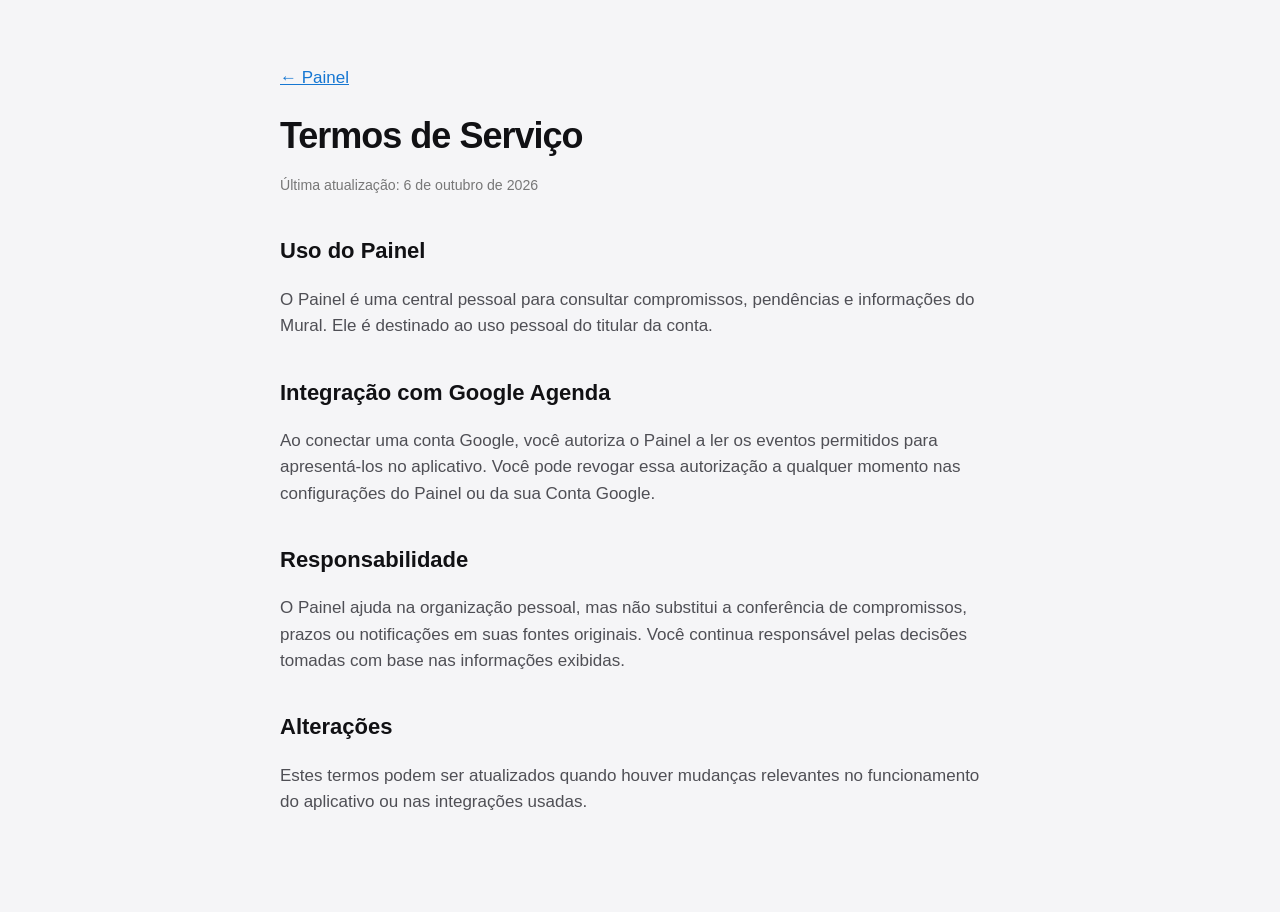
<file: termos.html>
<!doctype html>
<html lang="pt-BR">
<meta charset="utf-8">
<meta name="viewport" content="width=device-width,initial-scale=1">
<title>Termos de Serviço — Painel</title>
<style>body{margin:0;background:#f5f5f7;color:#111114;font:17px/1.55 -apple-system,BlinkMacSystemFont,"SF Pro Text",sans-serif}main{max-width:720px;margin:auto;padding:48px 24px 80px}h1{font-size:36px;letter-spacing:-1px;margin:0 0 8px}h2{margin-top:36px;font-size:22px}p,li{color:#4f4f55}a{color:#1677d2}small{color:#777}</style>
<main>
  <p><a href="./">← Painel</a></p>
  <h1>Termos de Serviço</h1>
  <small>Última atualização: 6 de outubro de 2026</small>
  <h2>Uso do Painel</h2>
  <p>O Painel é uma central pessoal para consultar compromissos, pendências e informações do Mural. Ele é destinado ao uso pessoal do titular da conta.</p>
  <h2>Integração com Google Agenda</h2>
  <p>Ao conectar uma conta Google, você autoriza o Painel a ler os eventos permitidos para apresentá-los no aplicativo. Você pode revogar essa autorização a qualquer momento nas configurações do Painel ou da sua Conta Google.</p>
  <h2>Responsabilidade</h2>
  <p>O Painel ajuda na organização pessoal, mas não substitui a conferência de compromissos, prazos ou notificações em suas fontes originais. Você continua responsável pelas decisões tomadas com base nas informações exibidas.</p>
  <h2>Alterações</h2>
  <p>Estes termos podem ser atualizados quando houver mudanças relevantes no funcionamento do aplicativo ou nas integrações usadas.</p>
</main>
</file>
<file: style.css>
:root{color-scheme:dark;--bg:#10131d;--panel:#191e2b;--text:#eef1f8;--muted:#9aa6bd;--blue:#8eb6ff;--green:#96d9bd;--gold:#e9c689}*{box-sizing:border-box}body{margin:0;background:radial-gradient(ellipse at 100% 0,#1d2a44 0,transparent 50%),var(--bg);color:var(--text);font:16px system-ui,-apple-system,sans-serif;min-height:100vh}header,main{max-width:820px;margin:auto;padding:24px}header{display:flex;justify-content:space-between;align-items:center;padding-top:max(24px,env(safe-area-inset-top))}h1{font-size:34px;letter-spacing:-1px;margin:4px 0}h1 span{color:var(--green);margin-left:4px}h2{font-size:23px;margin:5px 0}h3{margin-top:26px}small{font-size:10px;letter-spacing:1.8px;font-weight:650;color:var(--muted)}p{line-height:1.5}button,input,select,textarea{font:inherit}button{border:1px solid #ffffff18;background:#ffffff08;color:inherit;border-radius:14px;padding:10px 14px;cursor:pointer;min-height:44px}button:disabled{opacity:.45;cursor:default}button:hover{background:#ffffff12}input:focus-visible,select:focus-visible,textarea:focus-visible{outline:2px solid var(--blue);outline-offset:3px}.heading,.sectionhead,.dialoghead{display:flex;align-items:center;justify-content:space-between;gap:12px}.heading{margin-bottom:28px}.heading p{margin:4px 0;color:var(--muted);font-size:14px}#status{font-size:11px;color:var(--muted);max-width:140px;text-align:right}section{margin-bottom:36px}.sectionhead{margin-bottom:15px}.agenda{border-left:2px solid var(--blue);padding-left:18px}.agenda small{color:var(--blue)}.event{display:grid;grid-template-columns:60px 1fr;gap:14px;padding:14px 0;border-bottom:1px solid #ffffff0b}.event time{color:var(--blue);font-weight:650}.event p,.task p{margin:4px 0;color:var(--muted);font-size:12px}.empty{color:var(--muted);padding:18px 0;font-size:14px}.empty strong{color:var(--text);display:block;font-weight:500;margin-bottom:5px}.tasks small{color:var(--green)}.listbar{display:flex;gap:8px;margin-bottom:8px}.listbar select{flex:1}.task{display:flex;align-items:flex-start;gap:12px;padding:14px 0;border-bottom:1px solid #ffffff0b}.task .check{border:1px solid var(--green);border-radius:50%;min-width:26px;min-height:26px;width:26px;height:26px;padding:0;margin-top:2px}.task .content{flex:1}.task.done .title{text-decoration:line-through;color:var(--muted)}.edit{padding:4px 10px;border:0;color:var(--muted)}.board{background:linear-gradient(135deg,#222738,#1a2130);border:1px solid #ffffff12;border-radius:24px;padding:20px}.board small{color:var(--gold)}.note{border-bottom:1px solid #ffffff12;padding:17px 0}.note:last-child{border:0}.note h3{font-size:17px;font-weight:550;margin:0 0 7px}.note p{font-size:14px;color:#bbc4d6;margin:0;white-space:pre-wrap}.note.highlight{border-left:3px solid var(--gold);padding-left:12px}.actions{display:flex;flex-wrap:wrap;gap:5px;margin-top:10px}.actions button{font-size:12px;padding:6px 9px;min-height:36px;color:var(--muted)}.boardfooter{display:flex;justify-content:space-between;gap:10px}.textbutton{border:0;background:none;font-size:12px;color:var(--muted);padding-left:0}footer{text-align:center;font-size:12px;color:var(--muted);padding:12px 0 max(28px,env(safe-area-inset-bottom))}dialog{background:var(--panel);color:var(--text);border:1px solid #ffffff20;border-radius:24px;width:calc(100% - 24px);max-width:500px;max-height:90dvh;padding:22px;overflow:auto}dialog::backdrop{background:#050813cc;backdrop-filter:blur(5px)}label{display:block;font-size:13px;color:var(--muted);margin:17px 0 9px}label span{font-size:11px}input,select,textarea{display:block;width:100%;margin-top:7px;border:1px solid #ffffff20;border-radius:12px;background:#101521;color:var(--text);padding:12px;min-height:44px;font-size:16px}textarea{resize:vertical}.inline{display:flex;align-items:center;gap:10px}.inline input{width:20px;min-height:20px;margin:0}.hint{font-size:12px;color:var(--muted)}.primary{background:#9cbcff;color:#10203b;font-weight:650;width:100%;margin-top:14px}.days{display:flex;gap:6px;flex-wrap:wrap}.days label{margin:0;display:flex;align-items:center;gap:3px}.days input{width:18px;min-height:18px}.days span{font-size:12px}#toast{position:fixed;bottom:max(25px,env(safe-area-inset-bottom));left:50%;transform:translateX(-50%);background:#dce6ff;color:#132342;padding:12px 20px;border-radius:16px;display:none;max-width:90%;z-index:5}#formerror{color:#ffc8ba;font-size:13px}[hidden]{display:none!important}@media(min-width:700px){main{padding-top:5px}.board{padding:26px}header{padding-top:38px}}
/* Cartões delimitados e temas. */
:root,[data-theme=light]{color-scheme:light;--bg:#f4f6fb;--panel:#ffffff;--text:#202b3c;--muted:#64728a;--blue:#3866b3;--green:#29785e;--gold:#93631d;--line:#dfe5ef;--control:#f5f7fb;--soft:#eef3fb;--shadow:0 8px 30px #263b6010}
[data-theme=dark]{color-scheme:dark;--bg:#10131d;--panel:#191e2b;--text:#eef1f8;--muted:#9aa6bd;--blue:#8eb6ff;--green:#96d9bd;--gold:#e9c689;--line:#ffffff18;--control:#111725;--soft:#ffffff06;--shadow:0 8px 30px #00000020}
body{background:var(--bg);color:var(--text)}header{padding-bottom:16px}main{padding-top:8px}.heading{margin-bottom:22px}section,.agenda,.board{border:1px solid var(--line);border-radius:24px;background:var(--panel);padding:22px;margin-bottom:20px;box-shadow:var(--shadow)}.sectionhead{align-items:flex-start;margin-bottom:18px}.sectionhead h2{font-size:22px;letter-spacing:-.5px}.sectionhead small{letter-spacing:1.4px;font-size:10px}.agenda{border-left:1px solid var(--line)}.agenda .sectionhead,.tasks .sectionhead,.board .sectionhead{padding-bottom:16px;border-bottom:1px solid var(--line)}button{background:var(--soft);border-color:var(--line);color:var(--text)}button:hover{background:var(--control)}input,select,textarea{background:var(--control);color:var(--text);border-color:var(--line)}.event{border-bottom-color:var(--line);padding:16px 0}.event:last-child{border-bottom:0}.event time{background:var(--soft);border-radius:10px;padding:7px 5px;font-size:13px;height:fit-content;text-align:center}.task{border-bottom-color:var(--line);padding:16px 0}.task:last-child{border-bottom:0}.task .check{background:transparent}.task.done .check{background:var(--green);color:var(--panel)}.note{padding:17px 15px;background:var(--soft);border:1px solid var(--line);border-radius:16px;margin:12px 0}.note:last-child{border:1px solid var(--line)}.note.highlight{border-left:3px solid var(--gold);padding-left:13px}.note p{color:var(--muted)}.note h3{line-height:1.5}.textbutton{background:transparent;border:0;color:var(--muted)}.edit{background:transparent;border:0;color:var(--muted)}dialog{background:var(--panel);border-color:var(--line);box-shadow:var(--shadow)}dialog::backdrop{background:#1b253e66}.primary{background:var(--blue);color:#fff}.primary:hover{background:var(--blue);filter:brightness(1.08)}#formerror{color:#b54532}[data-theme=dark] #formerror{color:#ffc8ba}.demo-tag{display:inline-block;margin-left:8px;border-radius:6px;padding:2px 6px;font-size:10px;line-height:1.4;color:var(--muted);background:var(--control);border:1px solid var(--line);font-weight:400;vertical-align:middle}.task .check:disabled{opacity:.65;cursor:default}.empty{padding:12px 0;line-height:1.7}#adddemo,#removedemo{margin:4px 3px 4px 0}#status{line-height:1.5}footer{line-height:1.5}@media(max-width:450px){header,main{padding-left:16px;padding-right:16px}section,.agenda,.board{padding:18px;border-radius:21px}.sectionhead{gap:8px}.sectionhead button{padding:9px 11px;font-size:13px}.sectionhead h2{font-size:21px}.sectionhead small{font-size:9px;letter-spacing:1.1px}.heading h2{font-size:25px}.event{grid-template-columns:58px 1fr;gap:12px}}

/* Seletor de tema: uma escolha por vez, com a bolha seguindo o toque. */
.theme-picker{--theme-index:0;position:relative;display:grid;grid-template-columns:repeat(3,minmax(0,1fr));width:100%;min-height:64px;margin:10px 0 24px;padding:4px;border:1px solid var(--line);border-radius:999px;background:var(--control);overflow:hidden;touch-action:pan-y;user-select:none;-webkit-user-select:none}
.theme-picker__bubble{position:absolute;z-index:0;top:4px;bottom:4px;left:4px;width:calc((100% - 8px)/3);border:2px solid #77b9f4;border-radius:999px;background:#e2f1ff;box-shadow:0 3px 12px #3879b238;transform:translateX(calc(var(--theme-index) * 100%));transition:transform .24s cubic-bezier(.2,.8,.2,1),background .2s,border-color .2s}
.theme-option{position:relative;z-index:1;display:flex;align-items:center;justify-content:center;gap:8px;min-width:0;min-height:54px;padding:8px 5px;border:0;border-radius:999px;background:transparent;color:#8b8e95;font-size:16px;font-weight:700;line-height:1;white-space:nowrap;transition:color .18s,background .18s}
.theme-option:hover{background:transparent}.theme-option.is-active{color:#1684ef}.theme-option svg{width:25px;height:25px;flex:none}.theme-option:focus-visible{outline:2px solid var(--blue);outline-offset:-4px}
[data-theme=dark] .theme-picker__bubble{background:#203f63;border-color:#6aaef1;box-shadow:0 3px 14px #0008}[data-theme=dark] .theme-option{color:#a8adba}[data-theme=dark] .theme-option.is-active{color:#79baff}
@media(max-width:420px){.theme-option{gap:5px;font-size:14px}.theme-option svg{width:22px;height:22px}}

/* Ajustes como página própria, não como janela. */
.settings-page{position:fixed;z-index:20;inset:0;overflow-y:auto;background:var(--bg);color:var(--text);padding:calc(max(20px,env(safe-area-inset-top))) 24px max(36px,env(safe-area-inset-bottom));-webkit-overflow-scrolling:touch}
.settings-page__content{width:min(100%,720px);margin:0 auto}.settings-page__topbar{display:flex;align-items:center;gap:16px;min-height:50px;margin-bottom:12px}.settings-page__topbar h1{margin:0;font-size:28px;letter-spacing:-.7px}.settings-page .hint:first-of-type{margin-top:0}.settings-open{overflow:hidden}
.glass-back{display:grid;place-items:center;flex:0 0 50px;width:50px;height:50px;min-height:50px;padding:0;border-radius:50%;color:var(--text);border:1px solid rgba(42,55,76,.12);background:rgba(255,255,255,.52);box-shadow:0 5px 16px rgba(31,45,68,.10),inset 0 1px 0 rgba(255,255,255,.72);backdrop-filter:blur(12px) saturate(140%);-webkit-backdrop-filter:blur(12px) saturate(140%)}
.glass-back:hover{background:rgba(255,255,255,.72)}.glass-back svg{display:block;width:13px;height:17px}.glass-back:focus-visible{outline:2px solid var(--blue);outline-offset:3px}
[data-theme=dark] .glass-back{border-color:rgba(255,255,255,.10);background:rgba(255,255,255,.07);box-shadow:0 6px 17px rgba(0,0,0,.22),inset 0 1px 0 rgba(255,255,255,.07)}[data-theme=dark] .glass-back:hover{background:rgba(255,255,255,.12)}
@media(max-width:450px){.settings-page{padding-left:16px;padding-right:16px}.settings-page__topbar h1{font-size:27px}}

/* Cartões de ajustes — linguagem visual do Mente Beta. */
.settings-page{background:linear-gradient(145deg,#f8f9fc 0%,#f0f1f7 55%,#fafbfe 100%)}.settings-page__content{width:min(100%,640px)}.settings-version{margin:0 12px 10px;color:#73747b;font-size:14px}.settings-section-title{margin:34px 12px 13px;font-size:29px;line-height:1.1;letter-spacing:-.8px;color:#73747b}.settings-card{overflow:hidden;margin:0;border:1px solid rgba(255,255,255,.92);border-radius:34px;background:linear-gradient(135deg,rgba(255,255,255,.88),rgba(247,247,252,.78));box-shadow:0 18px 35px rgba(77,87,122,.09),inset 0 1px 0 rgba(255,255,255,.9);backdrop-filter:blur(18px);-webkit-backdrop-filter:blur(18px)}.settings-card--theme,.settings-card--demo{padding:23px}.settings-row__intro{display:flex;align-items:center;gap:18px;min-width:0}.settings-row__intro h3,.settings-row__body strong{margin:0;color:#111116;font-size:25px;line-height:1.12;letter-spacing:-.55px}.settings-row__intro p,.settings-row__body small{display:block;margin:5px 0 0;color:#74757d;font-size:16px;font-weight:600;line-height:1.36}.settings-icon{display:grid;place-items:center;flex:0 0 56px;width:56px;height:56px;border-radius:18px;background:radial-gradient(circle at 50% 35%,color-mix(in srgb,currentColor 16%,transparent),transparent 67%);filter:drop-shadow(0 7px 9px color-mix(in srgb,currentColor 19%,transparent))}.settings-icon svg{width:37px;height:37px}.settings-icon.is-blue{color:#3c88f4}.settings-icon.is-cyan{color:#1cc6df}.settings-icon.is-gold{color:#e0a939}.settings-icon.is-green{color:#50cf78}.settings-icon.is-purple{color:#8671db}.settings-icon.is-pink{color:#e17cad}.settings-card--theme .theme-picker{margin:22px 0 0}.settings-fields{padding:0 23px 23px}.settings-fields label{color:#6f7078;font-weight:650}.settings-fields input{background:rgba(255,255,255,.56);border-color:rgba(114,116,128,.15)}.secondary-action{margin-top:9px;background:rgba(255,255,255,.48)}.settings-card--group+.settings-section-title{margin-top:34px}.settings-row{position:relative;display:flex;align-items:center;width:100%;min-height:112px;gap:18px;padding:22px 21px;border:0;border-radius:0;background:transparent;text-align:left}.settings-row:hover{background:rgba(255,255,255,.34)}.settings-row+.settings-row{border-top:2px solid rgba(120,121,132,.18)}.settings-row__body{min-width:0;flex:1}.settings-row__body strong{display:block}.settings-chevron{margin-left:auto;color:#98999f;font-size:46px;font-weight:300;line-height:.5}.settings-row--subtle{min-height:90px}.settings-row__spacer{width:56px;flex:0 0 56px}.settings-row--label{cursor:pointer}.settings-row--label input{position:absolute;width:1px;height:1px;opacity:0;pointer-events:none}.settings-card--update{display:grid;grid-template-columns:minmax(0,1fr) auto;align-items:center;gap:17px;padding:25px 23px}.settings-card--update .settings-row__intro{align-items:flex-start}.update-now{display:flex;align-items:center;justify-content:center;gap:9px;min-height:58px;padding:10px 21px;border:1px solid rgba(255,255,255,.94);border-radius:999px;background:rgba(255,255,255,.77);box-shadow:0 7px 16px rgba(68,78,113,.09),inset 0 1px 0 #fff;color:#141419;font-size:17px;font-weight:750;white-space:nowrap}.update-now svg{width:27px;height:27px;color:#50cf78}.settings-demo-actions{display:flex;flex-wrap:wrap;gap:9px;margin-top:20px}.settings-demo-actions button{background:rgba(255,255,255,.63)}.settings-message{min-height:1.2em;margin:18px 12px;color:#8f3a30;font-size:14px}
[data-theme=dark] .settings-page{background:linear-gradient(145deg,#10141f,#111622 60%,#131823)}[data-theme=dark] .settings-version,[data-theme=dark] .settings-section-title{color:#a5a8b2}[data-theme=dark] .settings-card{border-color:rgba(255,255,255,.09);background:linear-gradient(135deg,rgba(32,38,53,.9),rgba(22,27,39,.85));box-shadow:0 18px 35px rgba(0,0,0,.2),inset 0 1px 0 rgba(255,255,255,.05)}[data-theme=dark] .settings-row__intro h3,[data-theme=dark] .settings-row__body strong{color:#f2f4fa}[data-theme=dark] .settings-row__intro p,[data-theme=dark] .settings-row__body small{color:#a4a9b7}[data-theme=dark] .settings-fields input{background:rgba(9,12,20,.5);border-color:rgba(255,255,255,.10)}[data-theme=dark] .secondary-action,[data-theme=dark] .update-now{border-color:rgba(255,255,255,.10);background:rgba(255,255,255,.055);color:#f1f3f8;box-shadow:0 7px 16px rgba(0,0,0,.18),inset 0 1px 0 rgba(255,255,255,.04)}[data-theme=dark] .settings-row:hover{background:rgba(255,255,255,.035)}[data-theme=dark] .settings-row+.settings-row{border-color:rgba(255,255,255,.095)}[data-theme=dark] .settings-demo-actions button{background:rgba(255,255,255,.055)}
@media(max-width:520px){.settings-section-title{font-size:27px;margin-left:8px}.settings-row__intro h3,.settings-row__body strong{font-size:22px}.settings-row__intro p,.settings-row__body small{font-size:15px}.settings-card{border-radius:29px}.settings-card--update{grid-template-columns:1fr;padding:22px}.update-now{width:100%}.settings-row{min-height:99px;padding:20px 17px;gap:12px}.settings-icon,.settings-row__spacer{flex-basis:48px;width:48px;height:48px}.settings-icon svg{width:33px;height:33px}.settings-chevron{font-size:39px}.settings-row--subtle{min-height:82px}.settings-card--theme,.settings-card--demo{padding:20px}}

/* Ajustes é uma tela do aplicativo: sem moldura flutuante ou largura máxima. */
.settings-open>header,.settings-open>main{display:none}.settings-open{overflow:visible}.settings-page{position:relative;z-index:1;inset:auto;min-height:100dvh;width:100%;overflow:visible;padding:calc(max(20px,env(safe-area-inset-top))) 24px max(36px,env(safe-area-inset-bottom))}.settings-page__content{width:100%;max-width:none;margin:0}
@media(max-width:450px){.settings-page{padding-left:16px;padding-right:16px}}

/* Ajustes: sistema visual compartilhado com o Mente Beta. */
.settings-page{--settings-bg:#f5f5f7;--settings-surface:#fff;--settings-surface-2:#f2f2f7;--settings-text:#111114;--settings-secondary:#6e6e73;--settings-tertiary:#8e8e93;--settings-separator:rgba(60,60,67,.14);--settings-shadow:0 10px 30px rgba(0,0,0,.07);--settings-thin-shadow:0 2px 12px rgba(0,0,0,.05);background:var(--settings-bg);color:var(--settings-text);padding:calc(18px + env(safe-area-inset-top)) 16px calc(44px + env(safe-area-inset-bottom));font-family:-apple-system,BlinkMacSystemFont,"SF Pro Text","Segoe UI",sans-serif}
[data-theme=dark] .settings-page{--settings-bg:#000;--settings-surface:#1c1c1e;--settings-surface-2:#2c2c2e;--settings-text:#f5f5f7;--settings-secondary:#aeaeb2;--settings-tertiary:#8e8e93;--settings-separator:rgba(84,84,88,.55);--settings-shadow:0 10px 30px rgba(0,0,0,.28);--settings-thin-shadow:0 2px 12px rgba(0,0,0,.24);background:var(--settings-bg)}
.settings-page__topbar{align-items:flex-start;gap:12px;min-height:50px;margin:0 2px 26px}.settings-page__topbar h1{margin:0;color:var(--settings-text);font-size:32px;line-height:1.02;letter-spacing:-.032em;font-weight:800}.settings-version{margin:5px 2px 0;color:var(--settings-secondary);font-size:13px;font-weight:650;letter-spacing:.01em}.glass-back{flex:0 0 50px;width:50px;height:50px;margin:0;border:1px solid rgba(60,60,67,.12);background:rgba(255,255,255,.72);box-shadow:0 2px 12px rgba(0,0,0,.05),inset 0 1px 0 rgba(255,255,255,.75);color:var(--settings-text);backdrop-filter:blur(18px);-webkit-backdrop-filter:blur(18px)}
[data-theme=dark] .glass-back{border-color:rgba(255,255,255,.10);background:rgba(44,44,46,.72);box-shadow:0 2px 12px rgba(0,0,0,.24),inset 0 1px 0 rgba(255,255,255,.04)}
.settings-section-title{margin:24px 4px 8px;color:var(--settings-secondary);font-size:14px;line-height:1.2;letter-spacing:0;font-weight:700}.settings-card{margin:0 0 24px;border:0;border-radius:22px;background:var(--settings-surface);box-shadow:var(--settings-shadow);backdrop-filter:none;-webkit-backdrop-filter:none}.settings-card--group{box-shadow:var(--settings-thin-shadow)}.settings-card--theme,.settings-card--demo{padding:15px}
.settings-row__intro{gap:10px;align-items:center}.settings-row__intro h3,.settings-row__body strong{color:var(--settings-text);font-size:15px;line-height:1.2;letter-spacing:0;font-weight:700}.settings-row__intro p,.settings-row__body small{margin-top:3px;color:var(--settings-secondary);font-size:11.5px;line-height:1.35;font-weight:400}.settings-icon{display:grid;place-items:center;flex:0 0 34px;width:34px;height:34px;border-radius:0;background:none;filter:none}.settings-icon svg{width:22px;height:22px}
.settings-card--theme .theme-picker{margin:11px 0 0}.theme-picker{min-height:44px;padding:2px;border-radius:11px;background:var(--settings-surface-2);box-shadow:none}.theme-picker__bubble{top:2px;bottom:2px;left:2px;width:calc((100% - 4px)/3);border-radius:9px}.theme-option{min-height:40px;padding:8px 6px;font-size:12px;font-weight:700}.theme-option svg{width:20px;height:20px}
.settings-fields{padding:0 15px 15px}.settings-fields label{font-size:12px;color:var(--settings-secondary)}.settings-fields input{min-height:42px;background:var(--settings-surface-2);border-color:var(--settings-separator)}
.settings-row{display:grid;grid-template-columns:34px minmax(0,1fr) 18px;gap:10px;align-items:center;min-height:0;padding:13px 14px}.settings-row+.settings-row{border-top:1px solid var(--settings-separator)}.settings-row:hover{background:transparent}.settings-row__spacer{width:34px;height:1px;flex:0 0 34px}.settings-chevron{margin:0;color:var(--settings-tertiary);font-size:24px;font-weight:300;line-height:1}.settings-row--subtle{min-height:0}
.settings-card--update{display:grid;grid-template-columns:minmax(0,1fr) auto;align-items:center;gap:12px;padding:15px}.settings-card--update .settings-row__intro{align-items:center}.update-now{min-height:44px;padding:8px 14px;gap:7px;border:0;border-radius:999px;background:var(--settings-surface-2);box-shadow:var(--settings-thin-shadow);color:var(--settings-text);font-size:14px;font-weight:700}.update-now svg{width:22px;height:22px}.settings-demo-actions{gap:8px;margin-top:11px}.settings-demo-actions button{min-height:40px;background:var(--settings-surface-2);font-size:12px}.settings-message{margin:7px 6px 0;color:var(--settings-secondary);font-size:10.5px;line-height:1.4}
[data-theme=dark] .settings-card,[data-theme=dark] .settings-card--group{border:0;background:var(--settings-surface);box-shadow:var(--settings-shadow)}[data-theme=dark] .settings-row__intro h3,[data-theme=dark] .settings-row__body strong{color:var(--settings-text)}[data-theme=dark] .settings-row__intro p,[data-theme=dark] .settings-row__body small{color:var(--settings-secondary)}[data-theme=dark] .settings-row+.settings-row{border-color:var(--settings-separator)}[data-theme=dark] .update-now,[data-theme=dark] .settings-demo-actions button{background:var(--settings-surface-2);color:var(--settings-text);box-shadow:var(--settings-thin-shadow)}
@media(max-width:520px){.settings-section-title{margin-left:4px;font-size:14px}.settings-card{border-radius:22px}.settings-row__intro h3,.settings-row__body strong{font-size:14px}.settings-row__intro p,.settings-row__body small{font-size:11.5px}.settings-row{min-height:0;padding:13px 14px;gap:10px}.settings-icon,.settings-row__spacer{width:34px;height:34px;flex-basis:34px}.settings-icon svg{width:22px;height:22px}.settings-chevron{font-size:24px}.settings-card--theme,.settings-card--demo{padding:15px}}
@media(max-width:370px){.settings-card--update{grid-template-columns:1fr}.update-now{width:100%}}


/* Refinamento de densidade e ações circulares. */
header{padding-bottom:14px}
.heading{margin-bottom:18px}
section{margin-bottom:22px}
.sectionhead{margin-bottom:10px}
.agenda{padding-left:14px}
.board{padding:16px}
footer{display:none}
.icon-button{display:grid;place-items:center;width:50px;height:50px;min-width:50px;min-height:50px;padding:0;border-radius:50%;background:rgba(238,244,252,.82);border:1px solid rgba(115,137,170,.18);box-shadow:0 2px 6px rgba(43,62,95,.07),inset 0 1px 0 rgba(255,255,255,.9);color:#172c46}
.icon-button svg{width:22px;height:22px}
[data-theme=dark] .icon-button{background:rgba(255,255,255,.09);border-color:rgba(255,255,255,.14);color:#e9eef8}
.settings-card--theme{padding:20px 23px}
.settings-card--theme .settings-row__intro{justify-content:center;text-align:center}
.settings-card--theme .settings-row__intro>span{display:none}
.settings-card--theme .settings-row__intro h3{font-size:24px}
.settings-card--theme .theme-picker{margin-top:14px}
.theme-picker{border-radius:999px}
.settings-row{min-height:96px;padding:18px 21px}
.settings-row--subtle{min-height:96px}
.settings-card--group .settings-row{min-height:96px}
.settings-card--group .settings-row__spacer{width:56px;flex-basis:56px}
.settings-card--update{padding:20px 23px}
@media(max-width:450px){header,main{padding-left:20px;padding-right:20px}}

/* Ajuste fino dos cartões solicitados. */
section,.agenda,.board{padding-top:18px}
.agenda .sectionhead,.tasks .sectionhead,.board .sectionhead{padding-bottom:8px}
@media(max-width:450px){section,.agenda,.board{padding-top:14px}}

/* Ícone de fechar padronizado nas janelas. */
.dialog-close{display:grid;place-items:center;width:50px;height:50px;min-width:50px;min-height:50px;padding:0;border-radius:18px;background:rgba(238,244,252,.82);border:1px solid rgba(115,137,170,.18);box-shadow:0 2px 6px rgba(43,62,95,.07),inset 0 1px 0 rgba(255,255,255,.9);color:#172c46}.dialog-close svg{width:24px;height:24px}[data-theme=dark] .dialog-close{background:rgba(255,255,255,.09);border-color:rgba(255,255,255,.14);color:#e9eef8}

/* O controle de fechar é somente o ícone, sem cartão ao fundo. */
.dialog-close{width:32px;height:32px;min-width:32px;min-height:32px;padding:0;border:0;border-radius:0;background:transparent;box-shadow:none;color:#172c46}.dialog-close:hover{background:transparent;opacity:.72}.dialog-close svg{width:24px;height:24px}[data-theme=dark] .dialog-close{background:transparent;border:0;color:#e9eef8}


/* Ações de atualização e backup na base da tela inicial. */
.home-utilities{display:grid;grid-template-columns:repeat(2,minmax(0,1fr));gap:9px;margin:2px 0 6px;padding:2px 0 10px}
.home-utilities button{min-height:48px;border-radius:16px;background:transparent;border-color:transparent;box-shadow:none;font-size:14px;font-weight:650}
.home-utilities button:hover{background:var(--soft)}
.home-utilities #homeforceupdate{grid-column:1 / -1;color:var(--green)}
.home-utilities #homeimport{color:var(--blue)}


/* Organização manual dos cartões da tela inicial. */
.heading-actions{display:flex;flex-direction:column;align-items:flex-end;gap:7px}.layout-edit-button{min-height:32px;padding:5px 11px;border-radius:999px;background:transparent;border-color:var(--line);color:var(--muted);font-size:12px;font-weight:650}.layout-edit-button.is-active{color:var(--blue);border-color:var(--blue)}.is-reordering{outline:2px dashed color-mix(in srgb,var(--blue) 45%,transparent);outline-offset:4px}.card-order-controls{display:flex;align-items:center;justify-content:space-between;gap:12px;margin:0 0 14px;padding:8px 10px;border-radius:12px;background:var(--soft);color:var(--muted);font-size:12px;font-weight:650}.card-order-controls>div{display:flex;gap:6px}.card-order-controls button{display:grid;place-items:center;min-width:34px;min-height:34px;padding:0;border-radius:10px;font-size:18px;line-height:1}.card-order-controls button:not(:disabled){color:var(--blue)}#layout-save-actions{display:flex;justify-content:center;margin:2px 0 16px}#layout-save-actions button{min-height:46px;padding:10px 20px;border-radius:999px;background:var(--blue);border-color:var(--blue);color:#fff;font-weight:750;box-shadow:var(--shadow)}

/* Configuração visual dos três cartões principais — Painel Designer. */
section,.agenda,.board{border:1px solid var(--line);border-radius:23px;padding:13px 20px 20px;box-shadow:0 8px 24px rgba(31,45,70,.04)}
.agenda .sectionhead,.tasks .sectionhead,.board .sectionhead{align-items:center;gap:12px;padding-bottom:7px;margin-bottom:10px;border-bottom:1px solid var(--line)}
.agenda .sectionhead>div,.tasks .sectionhead>div,.board .sectionhead>div{display:flex;flex-direction:column;align-items:flex-start;gap:3px;min-width:0}
.agenda .sectionhead h2,.tasks .sectionhead h2,.board .sectionhead h2{order:0;margin:0;font-size:29px;font-weight:700}
.agenda .sectionhead small,.tasks .sectionhead small,.board .sectionhead small{order:1;margin:0;font-size:9px}
.tasks .sectionhead small{color:#25866a}
.agenda .sectionhead .icon-button,.tasks .sectionhead .icon-button,.board .sectionhead .icon-button{width:35px;height:35px;min-width:35px;min-height:35px;padding:0;border-radius:21%;transform:translate(0,0)}
.agenda .sectionhead .icon-button svg,.tasks .sectionhead .icon-button svg,.board .sectionhead .icon-button svg{width:20px;height:20px}

#newtask,
#newnote {
  width: 44px;
  height: 44px;
  min-width: 44px;
  min-height: 44px;
  padding: 0;
  border-radius: 50%;
  display: grid;
  place-items: center;
  flex: 0 0 44px;
}


#refresh {
  width: 44px;
  height: 44px;
  min-width: 44px;
  min-height: 44px;
  padding: 0;
  border-radius: 50%;
  display: grid;
  place-items: center;
  flex: 0 0 44px;
}


#status {
  display: none !important;
}


/* Tema: mostrar somente o seletor */
.settings-card--theme {
  padding: 0 !important;
  border: 0 !important;
  background: transparent !important;
  box-shadow: none !important;
  backdrop-filter: none !important;
  -webkit-backdrop-filter: none !important;
  overflow: visible !important;
}

.settings-card--theme .settings-row__intro {
  display: none !important;
}

.settings-card--theme .theme-picker {
  margin: 0 !important;
  border-radius: 999px !important;
}

.settings-card--theme .theme-picker__bubble {
  border-radius: 999px !important;
}


/* Centralizar título Aparência */
.settings-section-title {
  text-align: center;
}


/* Bolha do seletor de aparência */
.theme-picker__bubble {
  border-width: 1px !important;
  transition:
    transform 0.38s cubic-bezier(.2,.8,.2,1),
    background 0.3s,
    border-color 0.3s !important;
}


/* Efeito de vidro na bolha seletora */
.theme-picker__bubble {
  border-radius: 999px !important;
  box-shadow:
    inset 0 1px 0 rgba(255,255,255,.85),
    0 3px 12px rgba(56,121,178,.18) !important;
  backdrop-filter: blur(12px) saturate(140%);
  -webkit-backdrop-filter: blur(12px) saturate(140%);
}

[data-theme="dark"] .theme-picker__bubble {
  box-shadow:
    inset 0 1px 0 rgba(255,255,255,.28),
    0 3px 14px rgba(0,0,0,.30) !important;
}


#forceupdate.update-now {
  border-radius: 999px !important;
  box-shadow:
    inset 0 1px 0 rgba(255,255,255,.85),
    0 7px 16px rgba(68,78,113,.09) !important;
  backdrop-filter: blur(12px) saturate(140%);
  -webkit-backdrop-filter: blur(12px) saturate(140%);
}
[data-theme="dark"] #forceupdate.update-now {
  box-shadow:
    inset 0 1px 0 rgba(255,255,255,.25),
    0 7px 16px rgba(0,0,0,.18) !important;
}

/* Ícones do seletor de aparência 30% menores */
.theme-picker .theme-option svg {
  width: 17.5px !important;
  height: 17.5px !important;
}

@media (max-width:420px) {
  .theme-picker .theme-option svg {
    width: 15.4px !important;
    height: 15.4px !important;
  }
}


/* Barra de aparência 10% mais baixa */
.theme-picker {
  min-height: 57.6px !important;
  padding-top: 3.6px !important;
  padding-bottom: 3.6px !important;
}

.theme-picker__bubble {
  top: 3.6px !important;
  bottom: 3.6px !important;
}

.theme-option {
  min-height: 48.6px !important;
}


/* Corrige a altura do seletor de aparência */
.theme-picker {
  height: 58px !important;
  min-height: 58px !important;
  padding: 4px !important;
}

.theme-picker .theme-option {
  height: 100% !important;
  min-height: 0 !important;
  padding-top: 0 !important;
  padding-bottom: 0 !important;
}

.theme-picker__bubble {
  top: 4px !important;
  bottom: 4px !important;
}


/* Seletor de aparência mais fino */
.theme-picker {
  height: 41px !important;
  min-height: 41px !important;
  padding: 3px !important;
}

.theme-picker .theme-option {
  height: 100% !important;
  min-height: 0 !important;
  padding-top: 0 !important;
  padding-bottom: 0 !important;
}

.theme-picker__bubble {
  top: 3px !important;
  bottom: 3px !important;
}


/* Organização do cartão Atualizar aplicativo */
.settings-update-title {
  text-align: center !important;
  color: var(--settings-text, var(--text)) !important;
  margin-bottom: 14px !important;
}

.settings-card--update {
  display: flex !important;
  flex-direction: column !important;
  align-items: center !important;
  gap: 16px !important;
  padding: 22px 20px !important;
}

.settings-card--update .update-now {
  order: 1 !important;
  width: auto !important;
  align-self: center !important;
}

.settings-card--update .settings-row__intro {
  order: 2 !important;
  display: block !important;
  width: 100% !important;
  text-align: center !important;
}

.settings-card--update .settings-row__intro .settings-icon,
.settings-card--update .settings-row__intro h3 {
  display: none !important;
}

.settings-card--update .settings-row__intro p {
  margin: 0 !important;
  text-align: center !important;
}


/* Cartão Atualizar aplicativo — estrutura final */
.settings-card--update {
  display: flex !important;
  align-items: center !important;
  justify-content: center !important;
  padding: 14px 18px !important;
}

.settings-card--update .update-content {
  width: 100%;
  display: flex;
  flex-direction: column;
  align-items: center;
  justify-content: center;
  gap: 10px;
}

.settings-card--update .update-now {
  width: auto !important;
  align-self: center !important;
  margin: 0 !important;
}

.settings-card--update .update-description {
  width: 100%;
  margin: 0 !important;
  text-align: center;
  color: var(--settings-secondary);
  font-size: 11.5px;
  line-height: 1.35;
}


/* Corrige a ordem dentro do cartão de atualização */
.settings-card--update .update-content .update-now {
  order: 0 !important;
}

.settings-card--update .update-content .update-description {
  order: 1 !important;
}


/* ===== Exportar / Importar — lista compacta ===== */

/* Cartão que contém Exportar e Importar */
.settings-card--group:has(#export) {
  overflow: hidden !important;
}

/* Duas linhas mais baixas e compactas */
#export,
.settings-row--label:has(#import) {
  display: grid !important;
  grid-template-columns: 48px minmax(0, 1fr) !important;
  align-items: center !important;

  min-height: 68px !important;
  padding: 10px 14px !important;
  margin: 0 !important;

  column-gap: 9px !important;
}

/* Ícones maiores */
#export .settings-icon,
.settings-row--label:has(#import) .settings-icon {
  width: 48px !important;
  height: 48px !important;
  flex: 0 0 48px !important;
  margin: 0 !important;
}

#export .settings-icon svg,
.settings-row--label:has(#import) .settings-icon svg {
  width: 40px !important;
  height: 40px !important;
}

/* Texto mais próximo do ícone */
#export .settings-row__body,
.settings-row--label:has(#import) .settings-row__body {
  min-width: 0 !important;
  margin: 0 !important;
  padding: 0 !important;
  align-self: center !important;
}

/* Títulos */
#export .settings-row__body strong,
.settings-row--label:has(#import) .settings-row__body strong {
  display: block !important;
  margin: 0 !important;

  font-size: 18px !important;
  line-height: 1.12 !important;
  font-weight: 750 !important;
  letter-spacing: -0.2px !important;
}

/* Descrições */
#export .settings-row__body small,
.settings-row--label:has(#import) .settings-row__body small {
  display: block !important;
  margin: 2px 0 0 !important;

  font-size: 13.5px !important;
  line-height: 1.18 !important;
  font-weight: 400 !important;

  letter-spacing: 0 !important;
  word-spacing: 0 !important;

  max-width: none !important;
}

/* Remove os > da direita */
#export .settings-chevron,
.settings-row--label:has(#import) .settings-chevron {
  display: none !important;
}

/* Remove o divisor antigo que atravessava o cartão */
.settings-row--label:has(#import) {
  border-top: 0 !important;
  position: relative !important;
}

/* Novo divisor: começa alinhado com o texto */
.settings-row--label:has(#import)::before {
  content: "";
  position: absolute;
  top: 0;
  left: 71px;
  right: 14px;
  height: 1px;
  background: var(--settings-separator, rgba(120,121,132,.18));
}

/* Evita margens de label aumentando a linha */
.settings-card--group:has(#export) label.settings-row {
  margin-top: 0 !important;
  margin-bottom: 0 !important;
}

/* Mantém o input de importar invisível sem afetar layout */
.settings-row--label:has(#import) #import {
  position: absolute !important;
  width: 1px !important;
  height: 1px !important;
  opacity: 0 !important;
  pointer-events: none !important;
}


/* Importar e Exportar — ícones 15% menores */
#export .settings-icon svg,
.settings-row--label:has(#import) .settings-icon svg {
  width: 34px !important;
  height: 34px !important;
}


/* Ícones das ações inferiores da tela inicial */
.home-utilities button {
  display: flex !important;
  align-items: center !important;
  justify-content: center !important;
  gap: 8px !important;
}

.home-utilities .home-utility-icon {
  display: block;
  width: 24px !important;
  height: 24px !important;
  flex: 0 0 24px;
}

#homeforceupdate .home-utility-icon {
  color: #50cf78;
}

#homeexport .home-utility-icon,
#homeimport .home-utility-icon {
  color: #8671db;
}


/* ===== Ações inferiores — layout final ===== */

.home-utilities {
  display: flex !important;
  flex-direction: column !important;
  align-items: stretch !important;
  gap: 14px !important;

  padding: 0 !important;
  margin: 8px 0 10px !important;

  border: 0 !important;
  background: transparent !important;
  box-shadow: none !important;
}

/* Buscar atualização separado */
.home-utilities #homeforceupdate {
  align-self: center !important;
  width: auto !important;
  min-width: 58% !important;
  min-height: 54px !important;

  padding: 9px 22px !important;
  margin: 0 !important;

  border: 1px solid var(--line) !important;
  border-radius: 999px !important;
  background: var(--panel) !important;
  box-shadow: var(--shadow) !important;

  display: flex !important;
  align-items: center !important;
  justify-content: center !important;
  gap: 9px !important;

  font-size: 17px !important;
  font-weight: 750 !important;
}

/* Card apenas de Exportar + Importar */
.home-backup-group {
  width: 100%;
  display: grid;
  grid-template-columns: repeat(2, minmax(0, 1fr));

  padding: 14px 10px;
  gap: 4px;

  border: 1px solid var(--line);
  border-radius: 24px;
  background: var(--panel);
  box-shadow: var(--shadow);
}

/* As duas ações */
.home-backup-group button {
  min-width: 0 !important;
  min-height: 72px !important;

  padding: 8px 10px !important;
  margin: 0 !important;

  border: 0 !important;
  background: transparent !important;
  box-shadow: none !important;

  display: flex !important;
  align-items: center !important;
  justify-content: center !important;
  gap: 10px !important;

  font-size: 18px !important;
  font-weight: 750 !important;
  white-space: nowrap !important;
}

/* Ícones */
.home-backup-group .home-utility-icon {
  width: 36px !important;
  height: 36px !important;
  flex: 0 0 36px !important;
}

#homeforceupdate .home-utility-icon {
  width: 27px !important;
  height: 27px !important;
  flex: 0 0 27px !important;
}


/* Área inferior — 50% mais baixa */
.home-utilities {
  gap: 7px !important;
  margin-top: 4px !important;
  margin-bottom: 5px !important;
}

/* Buscar atualização */
.home-utilities #homeforceupdate {
  min-height: 27px !important;
  height: 27px !important;
  padding-top: 3px !important;
  padding-bottom: 3px !important;
}

/* Cartão Exportar / Importar */
.home-backup-group {
  padding-top: 7px !important;
  padding-bottom: 7px !important;
}

/* Exportar e Importar */
.home-backup-group button {
  min-height: 36px !important;
  height: 36px !important;
  padding-top: 2px !important;
  padding-bottom: 2px !important;
}


/* Ajuste fino da área inferior */

/* Buscar atualização 15% mais alto */
.home-utilities #homeforceupdate {
  height: 31px !important;
  min-height: 31px !important;
}

/* Ícones de Exportar e Importar 15% menores */
.home-backup-group .home-utility-icon {
  width: 31px !important;
  height: 31px !important;
  flex: 0 0 31px !important;
}


/* Ajuste fino final */

/* Buscar atualização 10% mais alto */
.home-utilities #homeforceupdate {
  height: 34px !important;
  min-height: 34px !important;
}

/* Ícones de Exportar e Importar 15% menores */
.home-backup-group .home-utility-icon {
  width: 26px !important;
  height: 26px !important;
  flex: 0 0 26px !important;
}

/* Horários de aviso visuais */
.time-settings {
  margin: 17px 0 9px;
}

.time-settings__title {
  color: var(--muted);
  font-size: 13px;
}

.time-settings__title span {
  font-size: 11px;
}

.time-presets {
  display: grid;
  grid-template-columns: repeat(4,1fr);
  gap: 6px;
  margin-top: 9px;
}

.time-presets button {
  min-height: 36px;
  padding: 6px 4px;
  border-radius: 999px;
  font-size: 12px;
}

.time-list {
  display: flex;
  flex-direction: column;
  gap: 7px;
  margin-top: 9px;
}

.time-row {
  display: grid;
  grid-template-columns: 1fr 42px;
  gap: 7px;
  align-items: center;
}

.time-row input {
  margin: 0;
}

.time-remove {
  width: 42px;
  height: 42px;
  min-height: 42px;
  padding: 0;
  border-radius: 50%;
  font-size: 22px;
}

.time-add {
  width: 100%;
  margin-top: 9px;
  border-radius: 14px;
}
</file>
